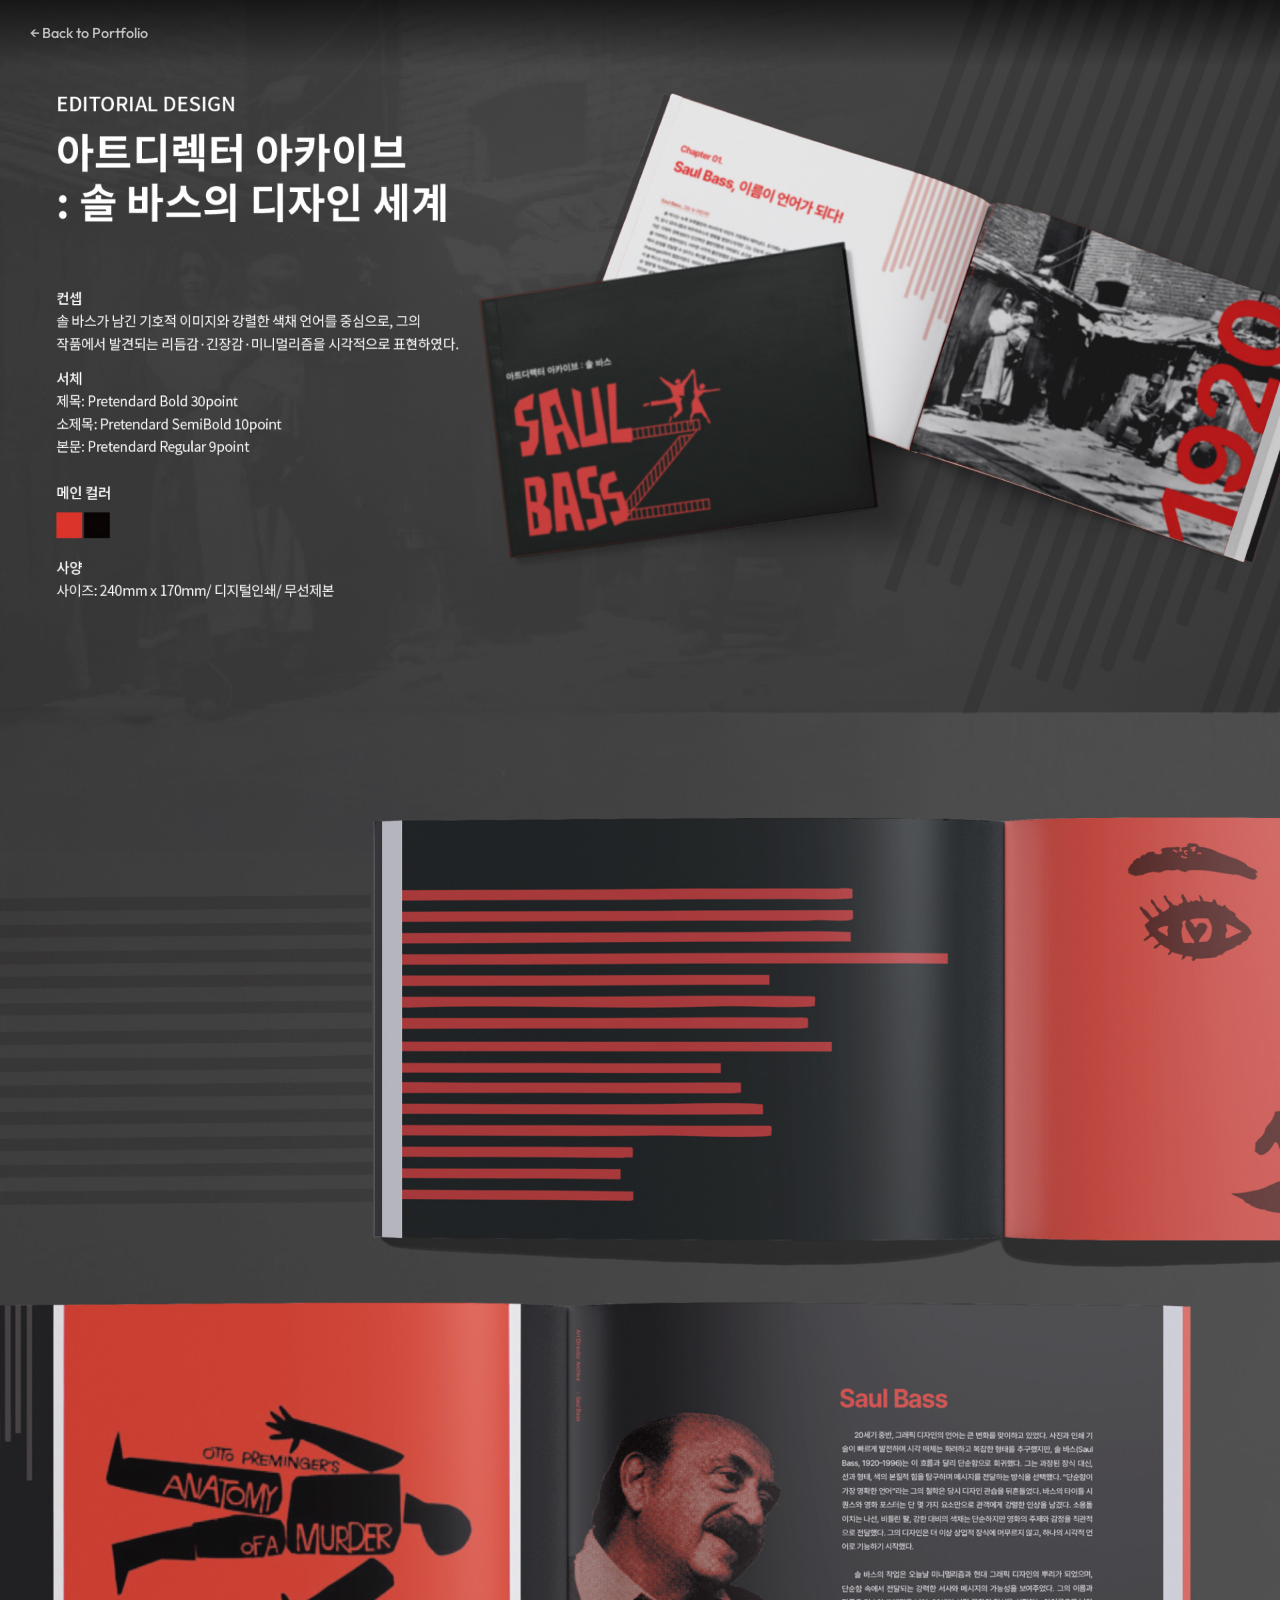
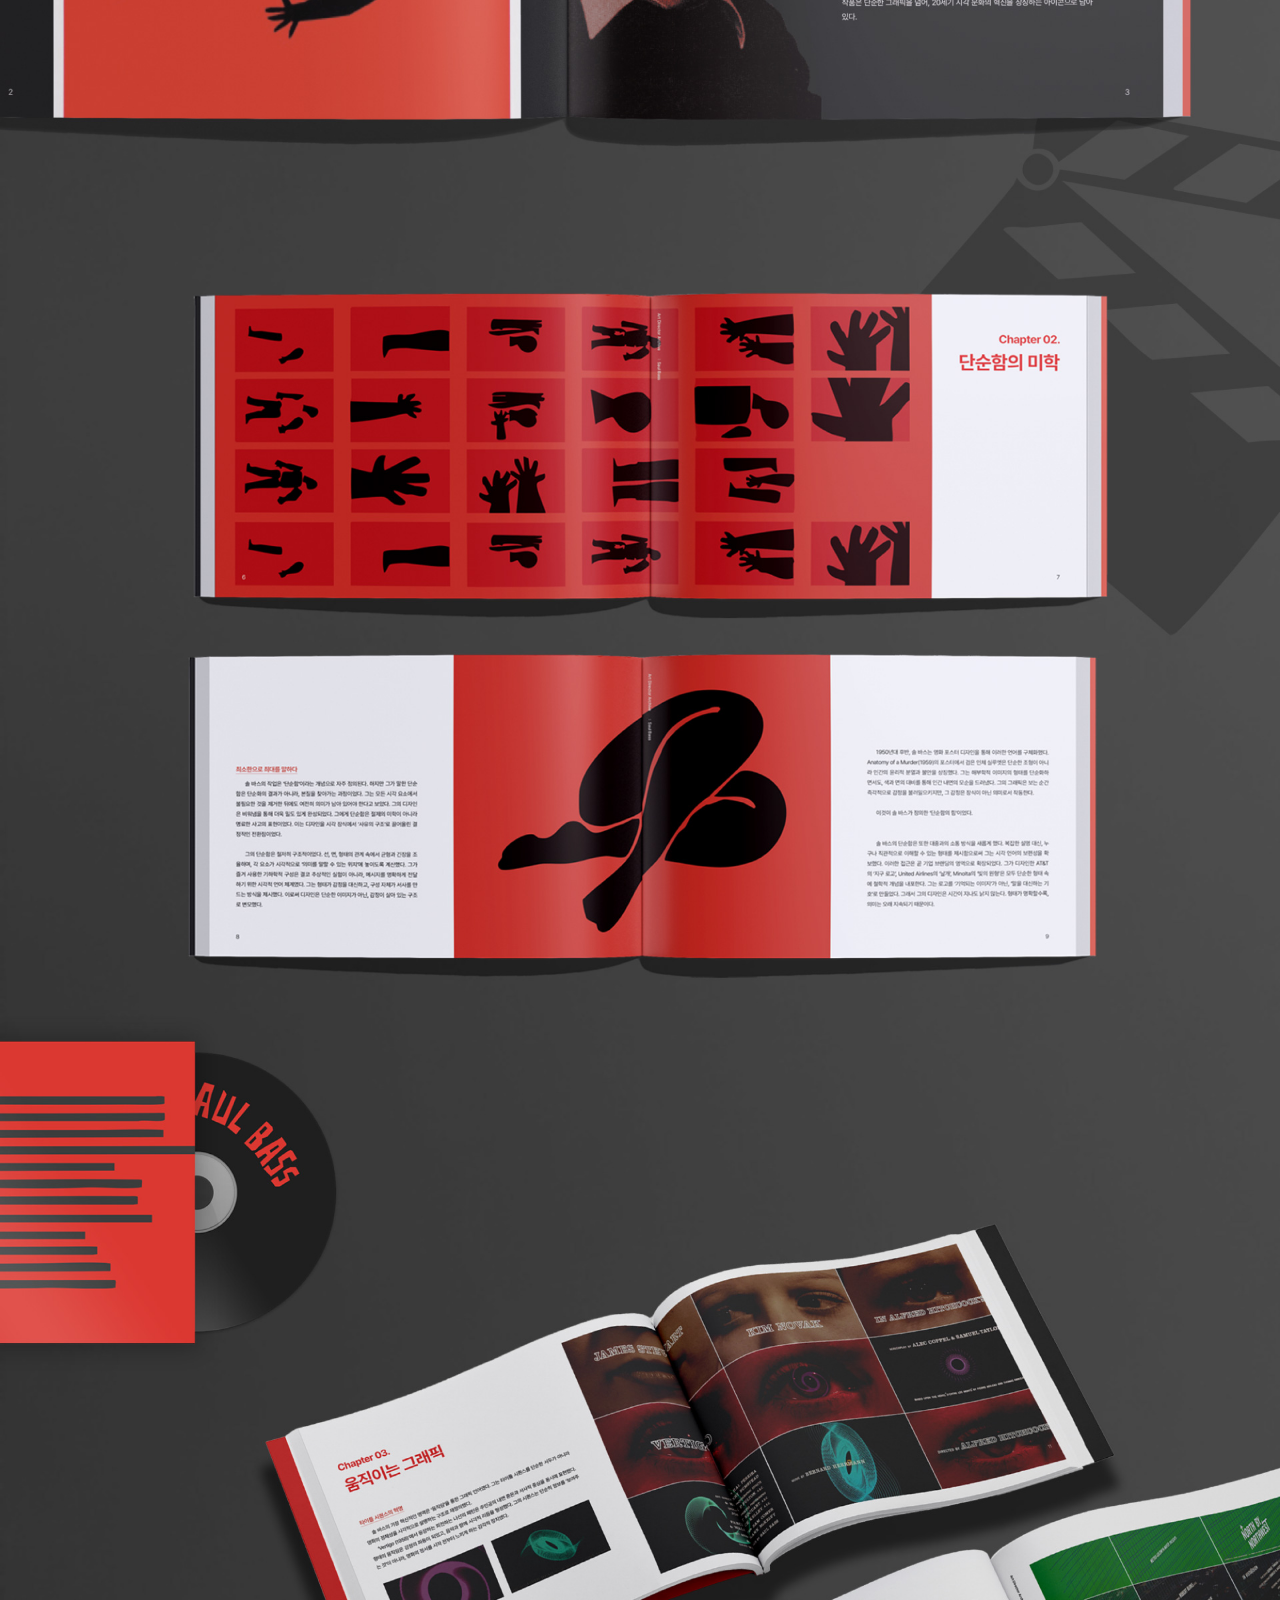
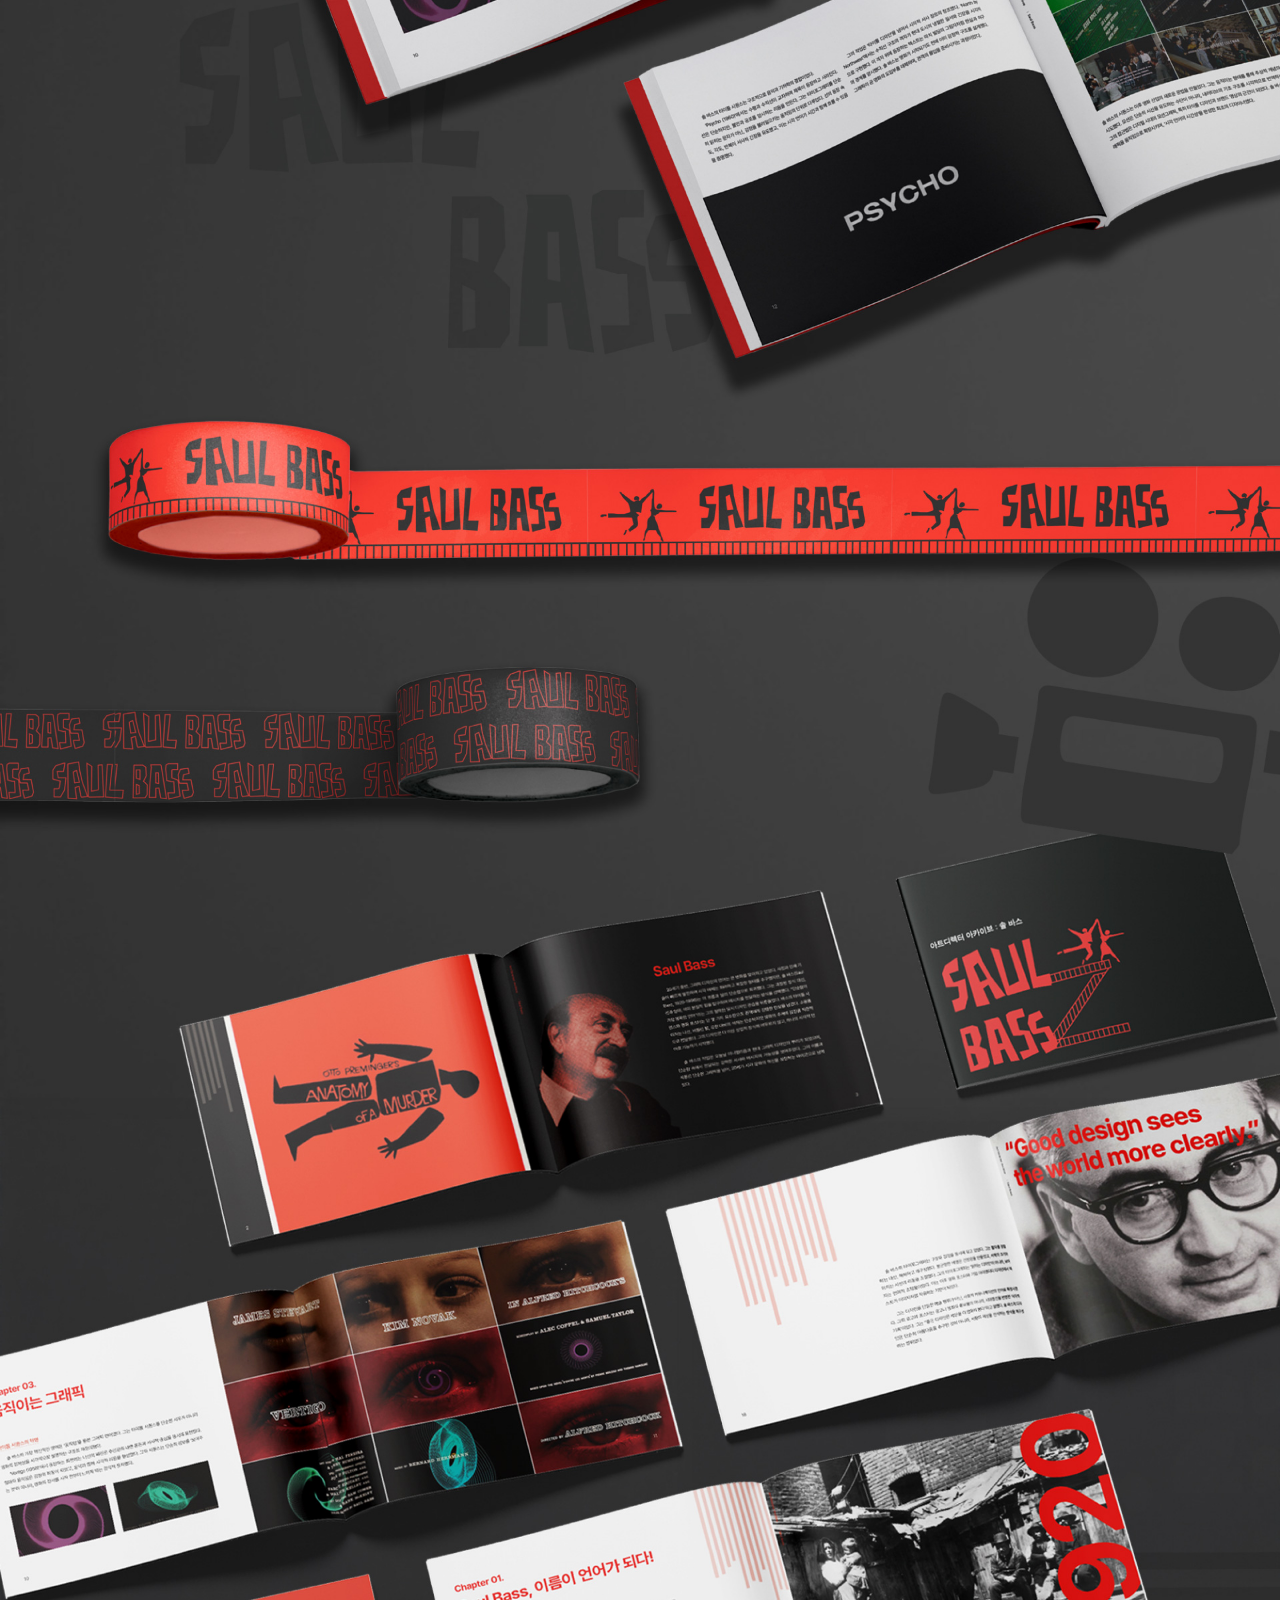
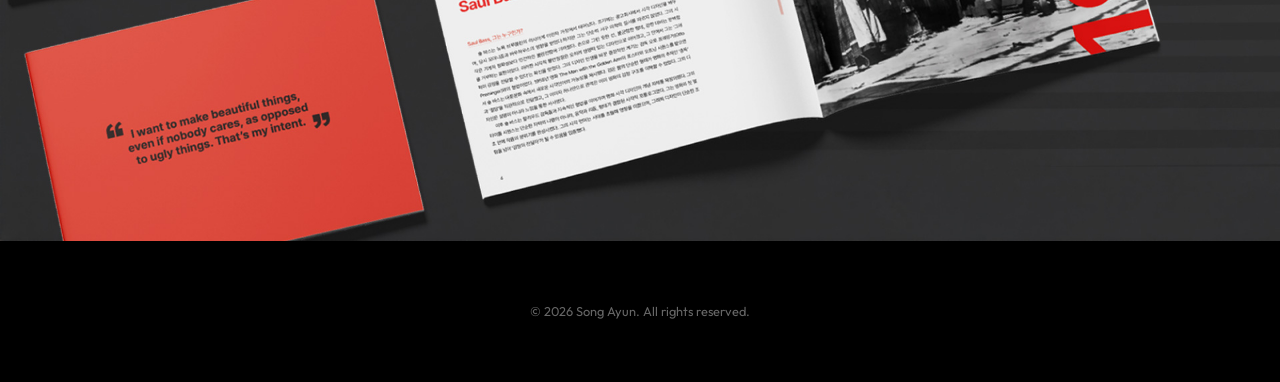
<file: karel-martens/index.html>
<!DOCTYPE html>
<html lang="ko">
<head>
    <meta charset="UTF-8">
    <meta name="viewport" content="width=device-width, initial-scale=1.0">
    <title>Karel Martens Booklet Design - Song Ayun</title>
    <link rel="stylesheet" href="style.css">
    <link href="https://fonts.googleapis.com/css2?family=Outfit:wght@300;400;600;800&display=swap" rel="stylesheet">
</head>
<body>
    <!-- Header -->
    <header class="header">
        <a href="../index.html" class="back-link">← Back to Portfolio</a>
    </header>

    <main class="content">
        <section class="image-section">
            <img src="karel_martens_detail.jpg" alt="Karel Martens Booklet Design Project" class="full-image">
        </section>
    </main>

    <footer class="footer">
        <p>© 2026 Song Ayun. All rights reserved.</p>
    </footer>
</body>
</html>
</file>
<file: karel-martens/style.css>
:root {
    --bg: #0a0a0a;
    --text: #ffffff;
    --muted: rgba(255, 255, 255, 0.7);
    --border: rgba(255, 255, 255, 0.1);
}

* {
    margin: 0;
    padding: 0;
    box-sizing: border-box;
}

body {
    background-color: #000;
    color: var(--text);
    font-family: 'Outfit', sans-serif;
    line-height: 1.6;
    overflow-x: hidden;
}

/* Header */
.header {
    position: fixed;
    top: 0;
    left: 0;
    width: 100%;
    padding: 20px 30px;
    z-index: 100;
    background: linear-gradient(to bottom, rgba(0,0,0,0.6), transparent);
}

.back-link {
    color: var(--muted);
    text-decoration: none;
    font-size: 0.9rem;
    font-weight: 500;
    transition: color 0.3s ease;
}

.back-link:hover {
    color: #fff;
}

/* Content */
.content {
    width: 100%;
}

.full-image {
    width: 100%;
    display: block;
    height: auto;
}

/* Footer */
.footer {
    padding: 60px 40px;
    text-align: center;
    color: rgba(255, 255, 255, 0.4);
    font-size: 0.8rem;
    background-color: #000;
}

@media (max-width: 768px) {
    .header {
        padding: 20px;
    }
}
</file>
